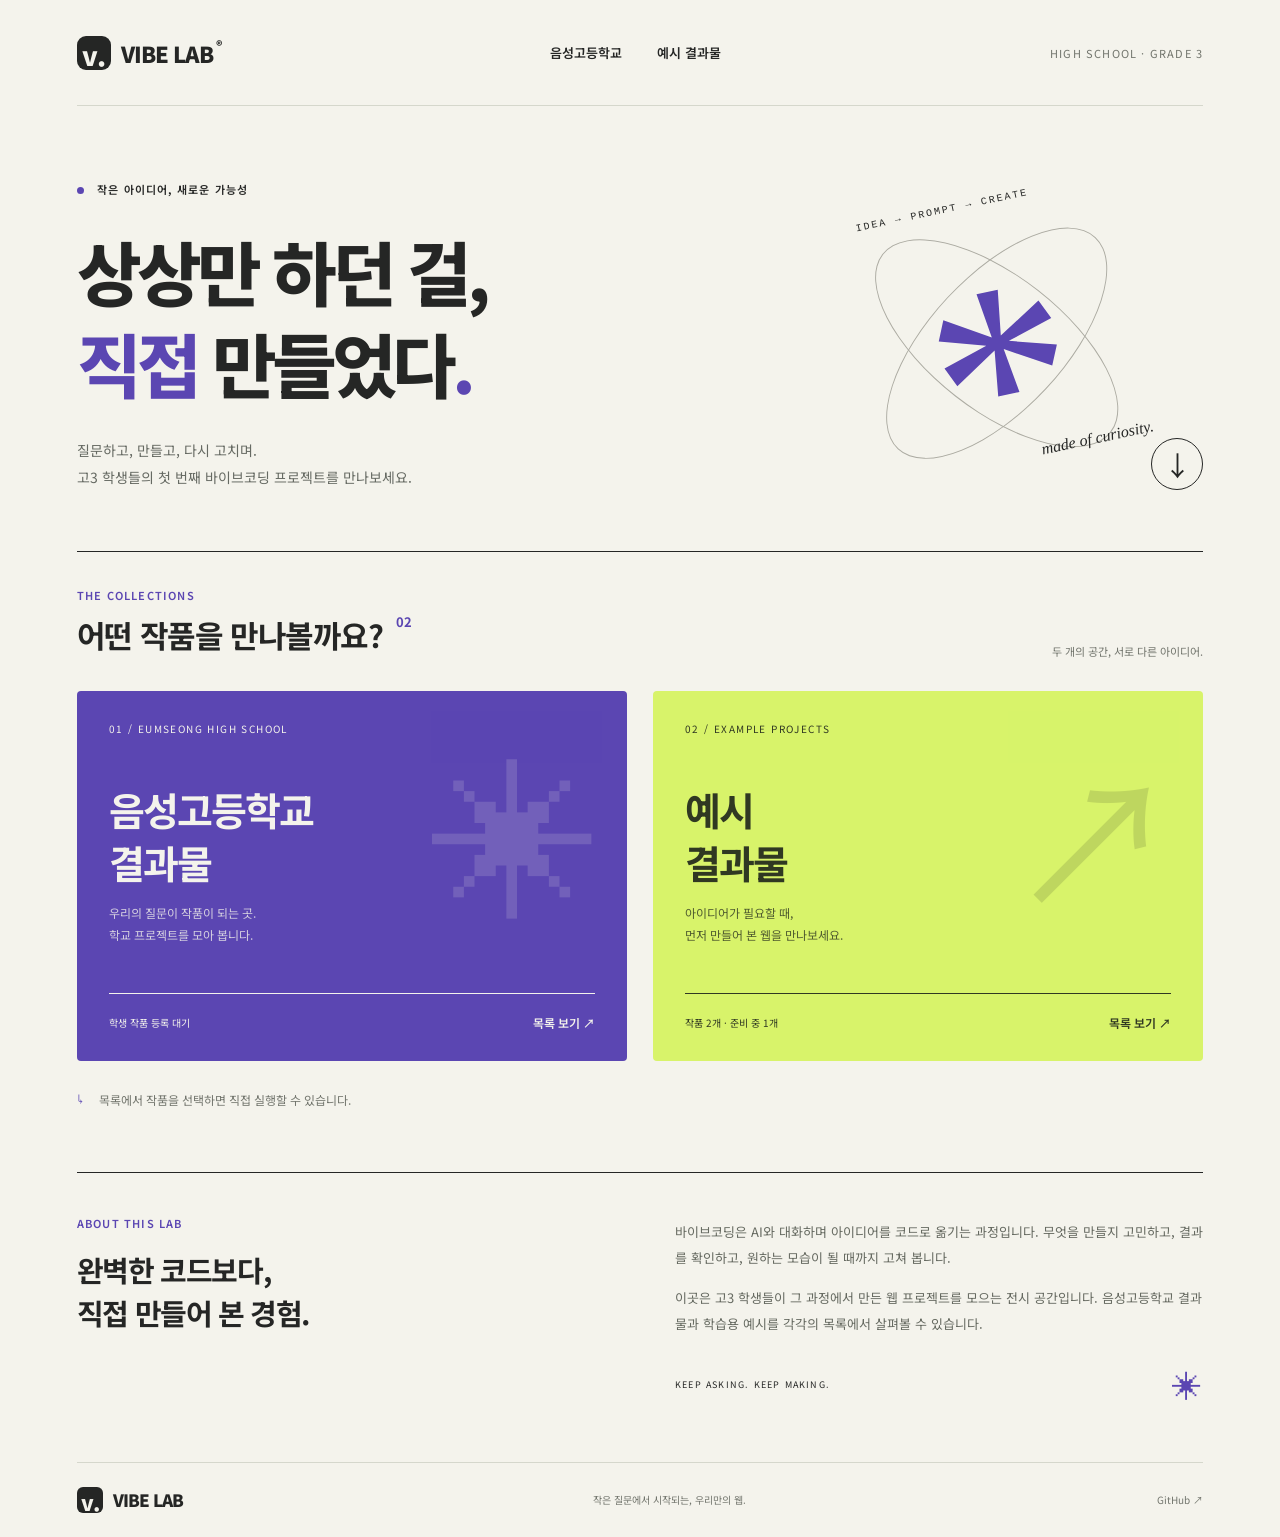
<file: index.html>
<!doctype html>
<html lang="ko">
<head>
  <meta charset="UTF-8">
  <meta name="viewport" content="width=device-width, initial-scale=1">
  <meta name="description" content="고3 학생들의 아이디어가 웹이 되는 곳. 바이브코딩 프로젝트 전시관.">
  <meta name="theme-color" content="#f4f3ec">
  <title>VIBE LAB — 고3 바이브코딩 전시관</title>
  <link rel="canonical" href="https://realwld.github.io/vibe-coding-edu/">
  <meta property="og:url" content="https://realwld.github.io/vibe-coding-edu/">
  <link rel="stylesheet" href="./styles.css">
</head>
<body>
  <a class="skip" href="#projects">작품으로 바로 가기</a>
  <header class="header wrap">
    <a class="brand" href="https://realwld.github.io/vibe-coding-edu/" aria-label="VIBE LAB 홈"><span class="brand-icon">v.</span> VIBE LAB<span class="brand-dot">®</span></a>
    <nav aria-label="주 메뉴"><a href="./projects/eumseonghs/">음성고등학교</a><a href="./projects/examples/">예시 결과물</a></nav>
    <span class="edition">HIGH SCHOOL · GRADE 3</span>
  </header>
  <main>
    <section class="hero wrap" aria-labelledby="hero-title">
      <div class="eyebrow"><span class="status-dot"></span> 작은 아이디어, 새로운 가능성</div>
      <h1 id="hero-title">상상만 하던 걸,<br><span class="serif">직접</span> 만들었다<span class="period">.</span></h1>
      <div class="hero-bottom"><p>질문하고, 만들고, 다시 고치며.<br>고3 학생들의 첫 번째 바이브코딩 프로젝트를 만나보세요.</p><a class="round-link" href="#projects" aria-label="전시 작품 보기">↓</a></div>
      <div class="hero-art" aria-hidden="true"><span class="art-label">IDEA → PROMPT → CREATE</span><div class="orbit orbit-one"></div><div class="orbit orbit-two"></div><div class="art-core">*</div><span class="art-note">made of curiosity.</span></div>
    </section>
    <section id="projects" class="projects wrap" aria-labelledby="projects-title">
      <div class="section-heading"><div><span class="eyebrow">THE COLLECTIONS</span><h2 id="projects-title">어떤 작품을 만나볼까요?<span class="count">02</span></h2></div><span class="section-note">두 개의 공간, 서로 다른 아이디어.</span></div>
      <div class="collection-grid">
        <a class="collection-tile school-tile" href="./projects/eumseonghs/">
          <span class="collection-kicker">01 / EUMSEONG HIGH SCHOOL</span><span class="collection-symbol" aria-hidden="true">✳</span>
          <div><h3>음성고등학교<br>결과물</h3><p>우리의 질문이 작품이 되는 곳.<br>학교 프로젝트를 모아 봅니다.</p></div>
          <span class="collection-cta">학생 작품 등록 대기 <span>목록 보기 ↗</span></span>
        </a>
        <a class="collection-tile example-tile" href="./projects/examples/">
          <span class="collection-kicker">02 / EXAMPLE PROJECTS</span><span class="collection-symbol" aria-hidden="true">↗</span>
          <div><h3>예시<br>결과물</h3><p>아이디어가 필요할 때,<br>먼저 만들어 본 웹을 만나보세요.</p></div>
          <span class="collection-cta">작품 2개 · 준비 중 1개 <span>목록 보기 ↗</span></span>
        </a>
      </div>
      <div class="next-note"><span>↳</span> 목록에서 작품을 선택하면 직접 실행할 수 있습니다.</div>
    </section>
    <section id="about" class="about wrap"><div><span class="eyebrow">ABOUT THIS LAB</span><h2>완벽한 코드보다,<br>직접 만들어 본 경험.</h2></div><div class="about-copy"><p>바이브코딩은 AI와 대화하며 아이디어를 코드로 옮기는 과정입니다. 무엇을 만들지 고민하고, 결과를 확인하고, 원하는 모습이 될 때까지 고쳐 봅니다.</p><p>이곳은 고3 학생들이 그 과정에서 만든 웹 프로젝트를 모으는 전시 공간입니다. 음성고등학교 결과물과 학습용 예시를 각각의 목록에서 살펴볼 수 있습니다.</p><span class="about-sign">KEEP ASKING. KEEP MAKING. <span>✳</span></span></div></section>
  </main>
  <footer class="footer wrap"><a class="brand" href="https://realwld.github.io/vibe-coding-edu/"><span class="brand-icon">v.</span> VIBE LAB</a><span>작은 질문에서 시작되는, 우리만의 웹.</span><a href="https://github.com/realwld/vibe-coding-edu" target="_blank" rel="noopener noreferrer">GitHub ↗</a></footer>
</body>
</html>
</file>
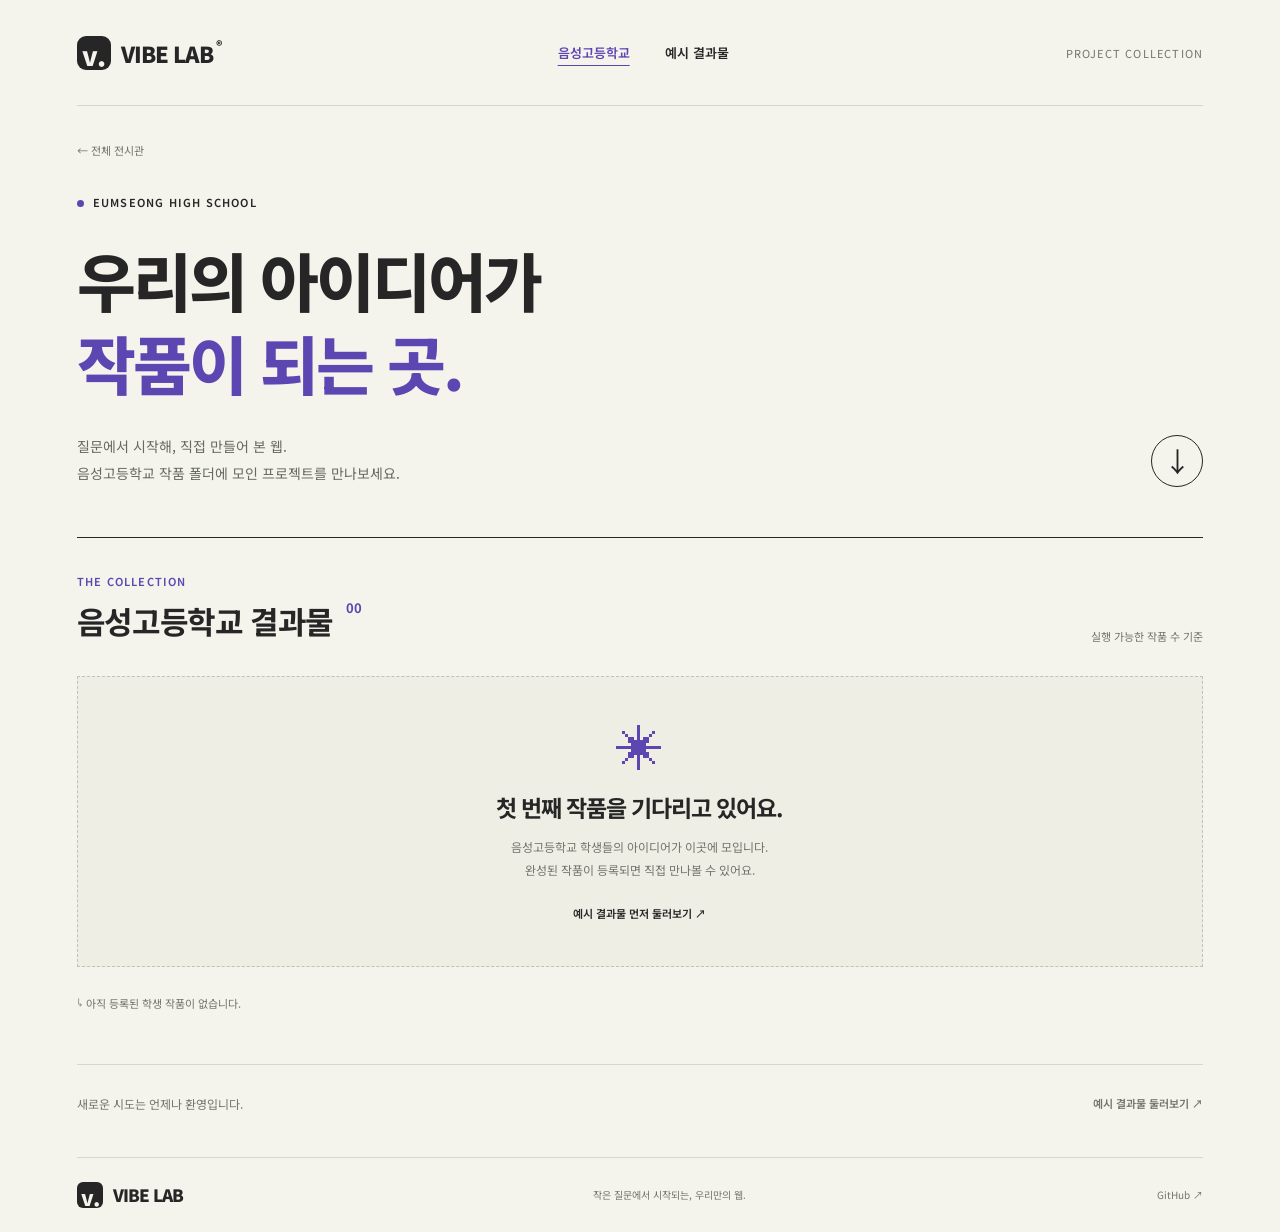
<file: projects/eumseonghs/index.html>
<!doctype html>
<html lang="ko">
<head>
  <meta charset="UTF-8">
  <meta name="viewport" content="width=device-width, initial-scale=1">
  <meta name="description" content="음성고등학교 결과물을 모아 보는 VIBE LAB 프로젝트 목록.">
  <meta name="theme-color" content="#f4f3ec">
  <title>음성고등학교 결과물 — VIBE LAB</title>
  <link rel="canonical" href="https://realwld.github.io/vibe-coding-edu/projects/eumseonghs/">
  <link rel="stylesheet" href="../../styles.css">
</head>
<body>
  <a class="skip" href="#works">작품 목록으로 바로 가기</a>
  <header class="header wrap">
    <a class="brand" href="../../" aria-label="VIBE LAB 홈"><span class="brand-icon">v.</span> VIBE LAB<span class="brand-dot">®</span></a>
    <nav aria-label="주 메뉴"><a href="../eumseonghs/" aria-current="page">음성고등학교</a><a href="../examples/">예시 결과물</a></nav>
    <span class="edition">PROJECT COLLECTION</span>
  </header>
  <main>
    <section class="hero collection-hero wrap" aria-labelledby="collection-title">
      <a class="back-link" href="../../">← 전체 전시관</a>
      <div class="eyebrow"><span class="status-dot"></span>EUMSEONG HIGH SCHOOL</div>
      <h1 id="collection-title">우리의 아이디어가<br><span class="serif">작품이 되는 곳.</span></h1>
      <div class="hero-bottom"><p>질문에서 시작해, 직접 만들어 본 웹.<br>음성고등학교 작품 폴더에 모인 프로젝트를 만나보세요.</p><a class="round-link" href="#works" aria-label="작품 목록 보기">↓</a></div>
    </section>
    <section class="projects wrap" id="works" aria-labelledby="works-title">
      <div class="section-heading"><div><span class="eyebrow">THE COLLECTION</span><h2 id="works-title">음성고등학교 결과물<span class="count">00</span></h2></div><span class="section-note">실행 가능한 작품 수 기준</span></div>
      <div class="empty-collection">
        <span aria-hidden="true">✳</span>
        <h3>첫 번째 작품을 기다리고 있어요.</h3>
        <p>음성고등학교 학생들의 아이디어가 이곳에 모입니다.<br>완성된 작품이 등록되면 직접 만나볼 수 있어요.</p>
        <a class="text-link" href="../examples/">예시 결과물 먼저 둘러보기 ↗</a>
      </div>
      <p class="collection-note">↳ 아직 등록된 학생 작품이 없습니다.</p>
    </section>
    <section class="collection-end wrap"><span>새로운 시도는 언제나 환영입니다.</span><a class="text-link" href="../examples/">예시 결과물 둘러보기 ↗</a></section>
  </main>
  <footer class="footer wrap"><a class="brand" href="../../"><span class="brand-icon">v.</span> VIBE LAB</a><span>작은 질문에서 시작되는, 우리만의 웹.</span><a href="https://github.com/realwld/vibe-coding-edu" target="_blank" rel="noopener noreferrer">GitHub ↗</a></footer>
</body>
</html>
</file>
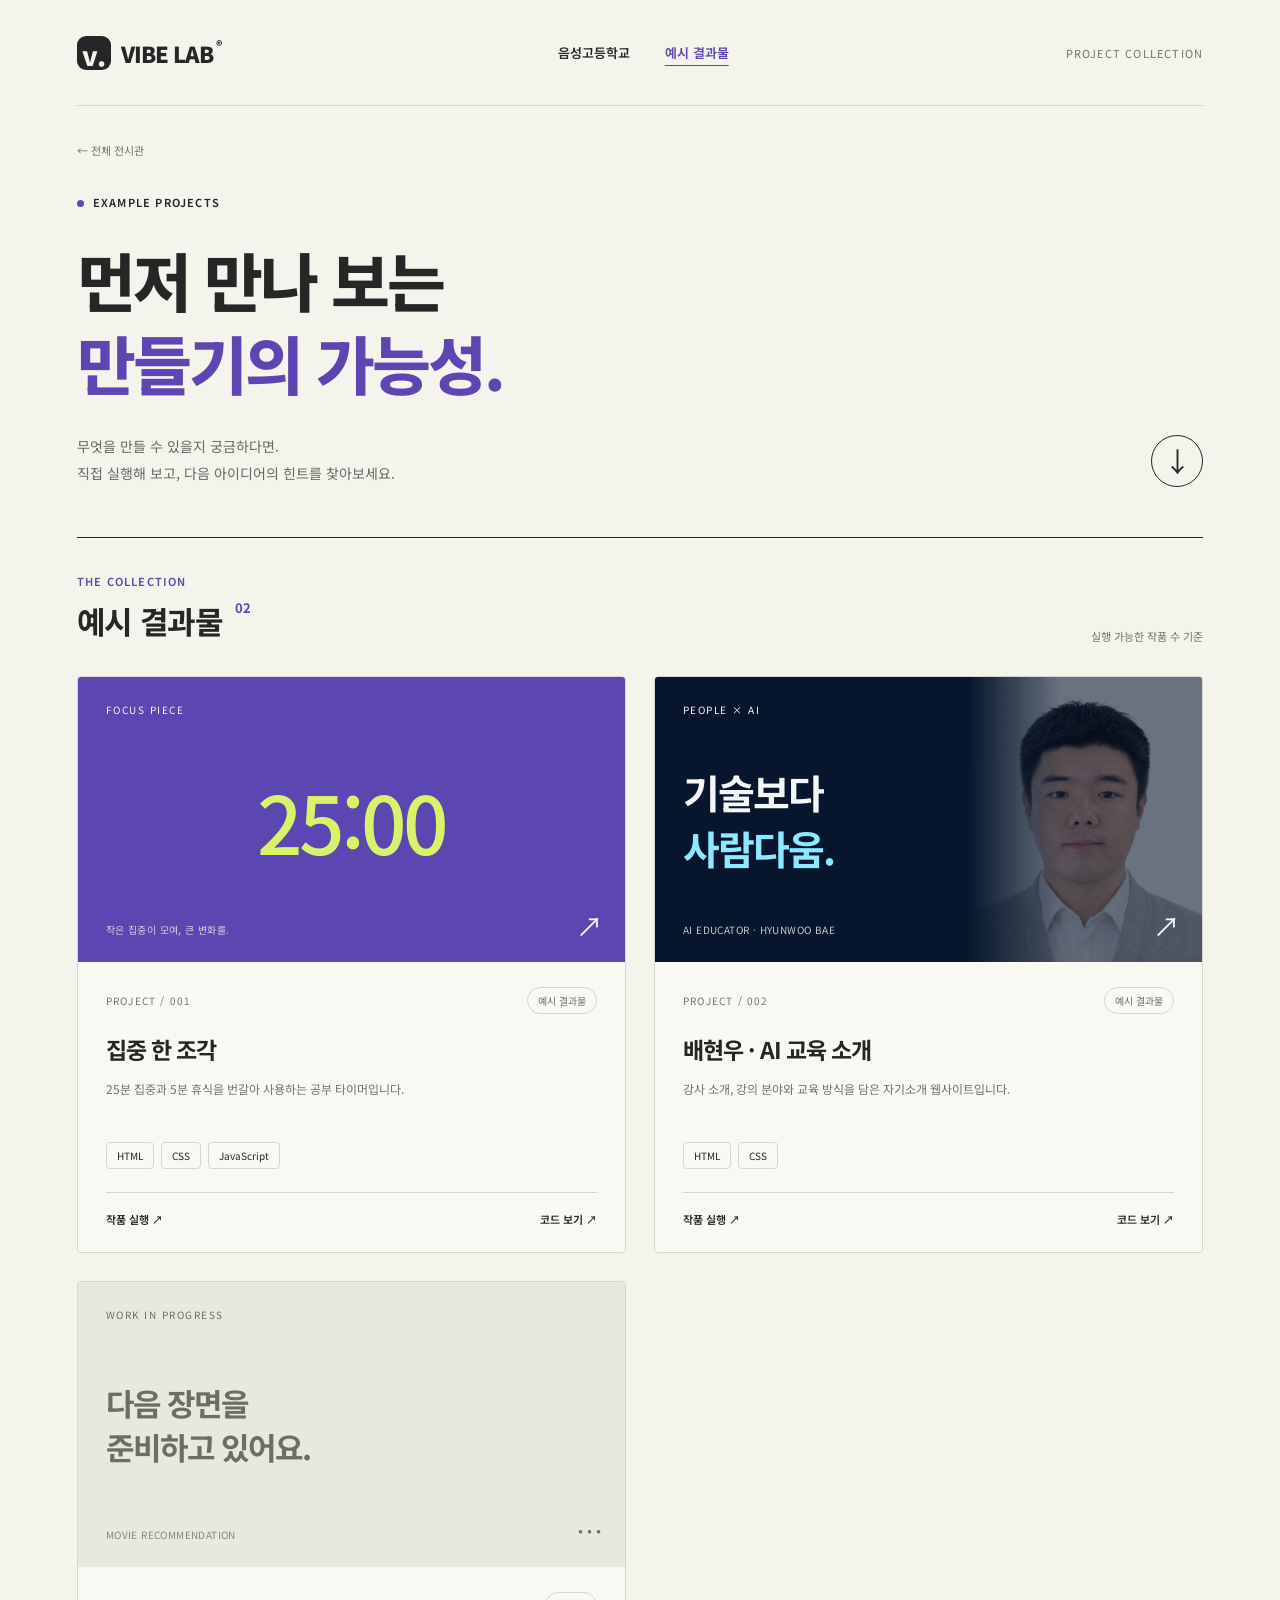
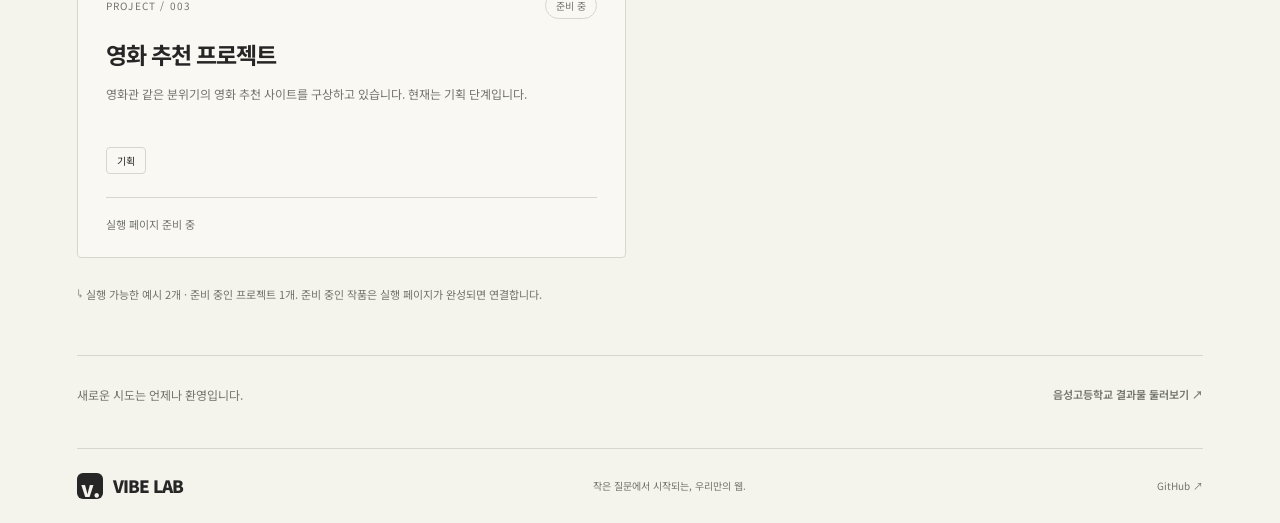
<file: projects/examples/index.html>
<!doctype html>
<html lang="ko">
<head>
  <meta charset="UTF-8">
  <meta name="viewport" content="width=device-width, initial-scale=1">
  <meta name="description" content="예시 결과물을 모아 보는 VIBE LAB 프로젝트 목록.">
  <meta name="theme-color" content="#f4f3ec">
  <title>예시 결과물 — VIBE LAB</title>
  <link rel="canonical" href="https://realwld.github.io/vibe-coding-edu/projects/examples/">
  <link rel="stylesheet" href="../../styles.css">
</head>
<body>
  <a class="skip" href="#works">작품 목록으로 바로 가기</a>
  <header class="header wrap">
    <a class="brand" href="../../" aria-label="VIBE LAB 홈"><span class="brand-icon">v.</span> VIBE LAB<span class="brand-dot">®</span></a>
    <nav aria-label="주 메뉴"><a href="../eumseonghs/">음성고등학교</a><a href="../examples/" aria-current="page">예시 결과물</a></nav>
    <span class="edition">PROJECT COLLECTION</span>
  </header>
  <main>
    <section class="hero collection-hero wrap" aria-labelledby="collection-title">
      <a class="back-link" href="../../">← 전체 전시관</a>
      <div class="eyebrow"><span class="status-dot"></span>EXAMPLE PROJECTS</div>
      <h1 id="collection-title">먼저 만나 보는<br><span class="serif">만들기의 가능성.</span></h1>
      <div class="hero-bottom"><p>무엇을 만들 수 있을지 궁금하다면.<br>직접 실행해 보고, 다음 아이디어의 힌트를 찾아보세요.</p><a class="round-link" href="#works" aria-label="작품 목록 보기">↓</a></div>
    </section>
    <section class="projects wrap" id="works" aria-labelledby="works-title">
      <div class="section-heading"><div><span class="eyebrow">THE COLLECTION</span><h2 id="works-title">예시 결과물<span class="count">02</span></h2></div><span class="section-note">실행 가능한 작품 수 기준</span></div>
      <div class="work-grid"><article class="work-card">
      <a class="work-preview focus-preview" href="./focus/" aria-label="집중 한 조각 실행하기"><span class="work-kicker">FOCUS PIECE</span><strong class="work-clock">25:00</strong><span class="work-preview-caption">작은 집중이 모여, 큰 변화를.</span><span class="work-open" aria-hidden="true">↗</span></a>
      <div class="work-body"><div class="project-index">PROJECT / 001<span class="sample">예시 결과물</span></div><h3>집중 한 조각</h3><p>25분 집중과 5분 휴식을 번갈아 사용하는 공부 타이머입니다.</p><div class="tags"><span>HTML</span><span>CSS</span><span>JavaScript</span></div><div class="work-links"><a class="text-link" href="./focus/">작품 실행 ↗</a><a class="text-link" href="https://github.com/realwld/vibe-coding-edu/tree/main/projects/examples/focus" target="_blank" rel="noopener noreferrer">코드 보기 ↗</a></div></div>
    </article><article class="work-card">
      <a class="work-preview introduce-preview" href="./introduce/" aria-label="배현우 · AI 교육 소개 실행하기"><span class="work-kicker">PEOPLE × AI</span><strong>기술보다<br><em>사람다움.</em></strong><img src="./introduce/me.png" alt="" loading="lazy"><span class="work-preview-caption">AI EDUCATOR · HYUNWOO BAE</span><span class="work-open" aria-hidden="true">↗</span></a>
      <div class="work-body"><div class="project-index">PROJECT / 002<span class="sample">예시 결과물</span></div><h3>배현우 · AI 교육 소개</h3><p>강사 소개, 강의 분야와 교육 방식을 담은 자기소개 웹사이트입니다.</p><div class="tags"><span>HTML</span><span>CSS</span></div><div class="work-links"><a class="text-link" href="./introduce/">작품 실행 ↗</a><a class="text-link" href="https://github.com/realwld/vibe-coding-edu/tree/main/projects/examples/introduce" target="_blank" rel="noopener noreferrer">코드 보기 ↗</a></div></div>
    </article><article class="work-card">
      <div class="work-preview coming-preview"><span class="work-kicker">WORK IN PROGRESS</span><strong>다음 장면을<br>준비하고 있어요.</strong><span class="work-preview-caption">MOVIE RECOMMENDATION</span><span class="work-open" aria-hidden="true">…</span></div>
      <div class="work-body"><div class="project-index">PROJECT / 003<span class="sample">준비 중</span></div><h3>영화 추천 프로젝트</h3><p>영화관 같은 분위기의 영화 추천 사이트를 구상하고 있습니다. 현재는 기획 단계입니다.</p><div class="tags"><span>기획</span></div><div class="work-links"><span class="pending-label">실행 페이지 준비 중</span></div></div>
    </article></div>
      <p class="collection-note">↳ 실행 가능한 예시 2개 · 준비 중인 프로젝트 1개. 준비 중인 작품은 실행 페이지가 완성되면 연결합니다.</p>
    </section>
    <section class="collection-end wrap"><span>새로운 시도는 언제나 환영입니다.</span><a class="text-link" href="../eumseonghs/">음성고등학교 결과물 둘러보기 ↗</a></section>
  </main>
  <footer class="footer wrap"><a class="brand" href="../../"><span class="brand-icon">v.</span> VIBE LAB</a><span>작은 질문에서 시작되는, 우리만의 웹.</span><a href="https://github.com/realwld/vibe-coding-edu" target="_blank" rel="noopener noreferrer">GitHub ↗</a></footer>
</body>
</html>
</file>
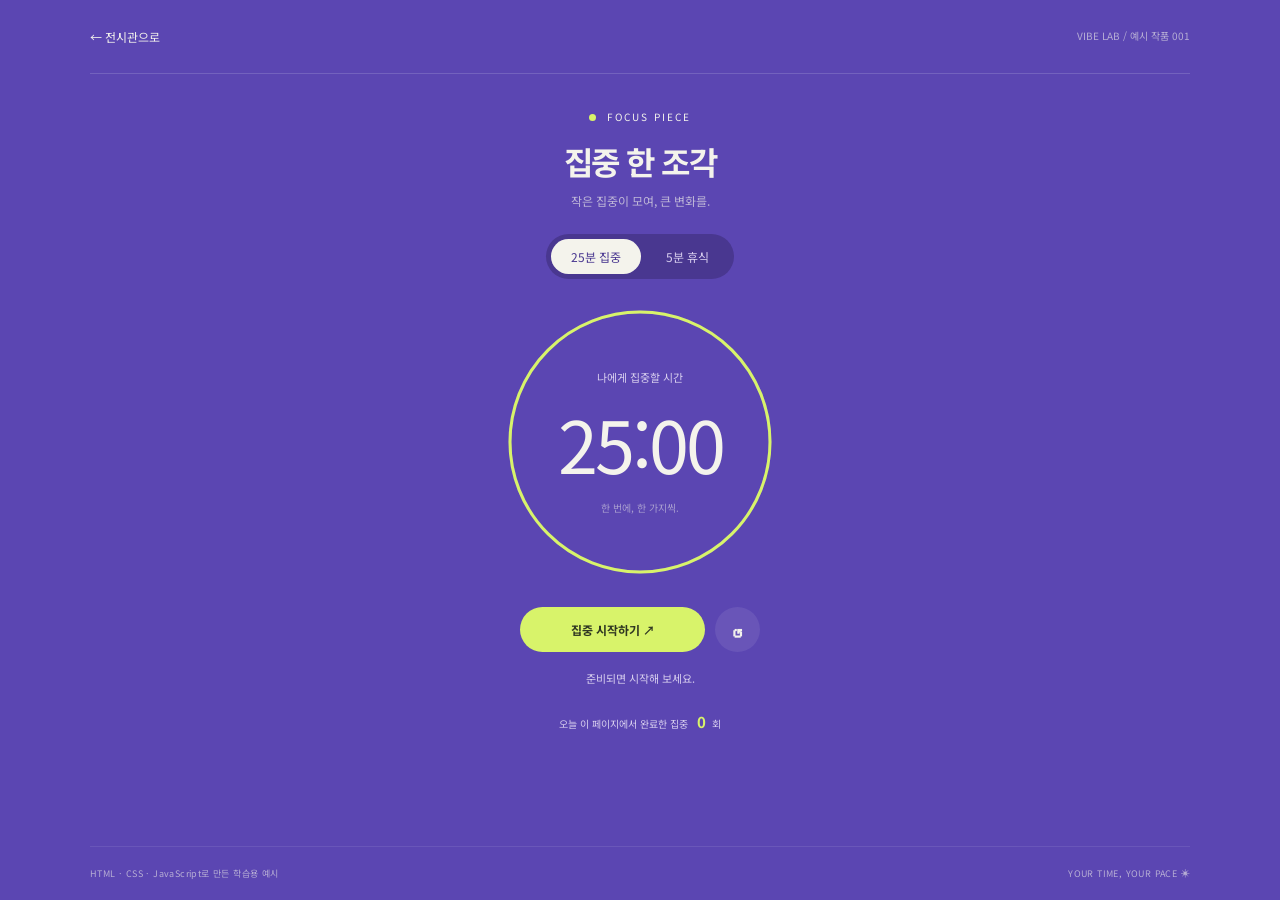
<file: projects/focus/index.html>
<!doctype html>
<html lang="ko">
<head>
  <meta charset="UTF-8">
  <meta name="viewport" content="width=device-width, initial-scale=1">
  <meta name="theme-color" content="#5b46b2">
  <meta name="description" content="25분 집중하고 5분 쉬어 가는 학습용 집중 타이머.">
  <title>집중 한 조각 — VIBE LAB</title>
  <link rel="stylesheet" href="./style.css">
  <script src="./script.js" defer></script>
</head>
<body>
  <header><a href="../../">← 전시관으로</a><span>VIBE LAB / 예시 작품 001</span></header>
  <main>
    <div class="eyebrow"><span></span> FOCUS PIECE</div>
    <h1>집중 한 조각</h1>
    <p class="intro">작은 집중이 모여, 큰 변화를.</p>
    <div class="modes" role="group" aria-label="타이머 모드"><button type="button" data-mode="focus" aria-pressed="true">25분 집중</button><button type="button" data-mode="break" aria-pressed="false">5분 휴식</button></div>
    <div class="clock"><svg viewBox="0 0 280 280" aria-hidden="true"><circle class="track" cx="140" cy="140" r="130"/><circle id="progress" cx="140" cy="140" r="130" pathLength="100"/></svg><div class="clock-text"><span id="mode-label">나에게 집중할 시간</span><span id="time" role="timer" aria-label="남은 시간">25:00</span><span id="clock-note">한 번에, 한 가지씩.</span></div></div>
    <div class="controls"><button type="button" id="start">집중 시작하기 ↗</button><button type="button" id="reset" aria-label="타이머 초기화">↺</button></div>
    <p id="status" role="status">준비되면 시작해 보세요.</p>
    <div class="completed">오늘 이 페이지에서 완료한 집중 <strong id="completed">0</strong>회</div>
  </main>
  <footer><span>HTML · CSS · JavaScript로 만든 학습용 예시</span><span>YOUR TIME, YOUR PACE ✳</span></footer>
</body>
</html>
</file>
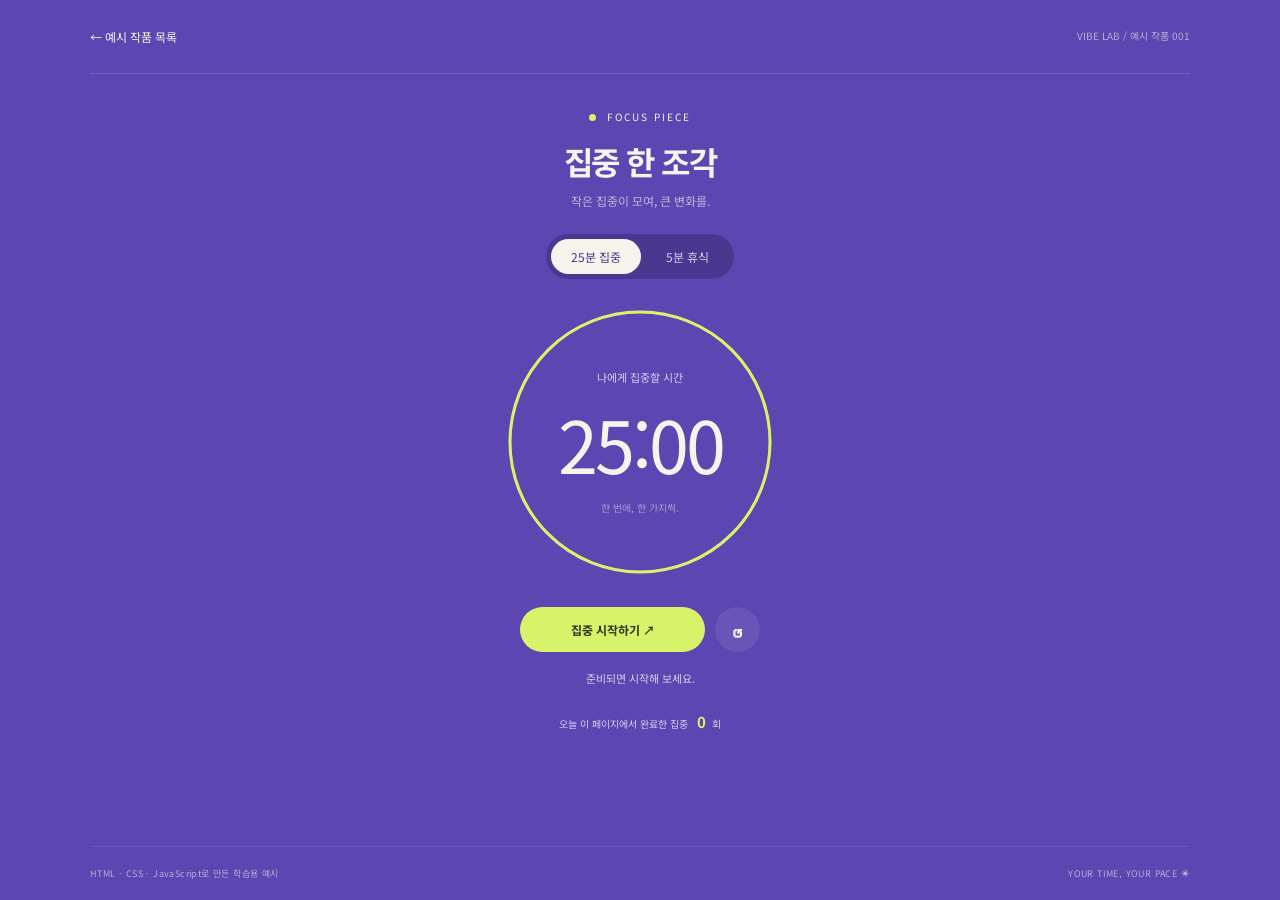
<file: projects/examples/focus/index.html>
<!doctype html>
<html lang="ko">
<head>
  <meta charset="UTF-8">
  <meta name="viewport" content="width=device-width, initial-scale=1">
  <meta name="theme-color" content="#5b46b2">
  <meta name="description" content="25분 집중하고 5분 쉬어 가는 학습용 집중 타이머.">
  <title>집중 한 조각 — VIBE LAB</title>
  <link rel="stylesheet" href="./style.css">
  <script src="./script.js" defer></script>
</head>
<body>
  <header><a href="../">← 예시 작품 목록</a><span>VIBE LAB / 예시 작품 001</span></header>
  <main>
    <div class="eyebrow"><span></span> FOCUS PIECE</div>
    <h1>집중 한 조각</h1>
    <p class="intro">작은 집중이 모여, 큰 변화를.</p>
    <div class="modes" role="group" aria-label="타이머 모드"><button type="button" data-mode="focus" aria-pressed="true">25분 집중</button><button type="button" data-mode="break" aria-pressed="false">5분 휴식</button></div>
    <div class="clock"><svg viewBox="0 0 280 280" aria-hidden="true"><circle class="track" cx="140" cy="140" r="130"/><circle id="progress" cx="140" cy="140" r="130" pathLength="100"/></svg><div class="clock-text"><span id="mode-label">나에게 집중할 시간</span><span id="time" role="timer" aria-label="남은 시간">25:00</span><span id="clock-note">한 번에, 한 가지씩.</span></div></div>
    <div class="controls"><button type="button" id="start">집중 시작하기 ↗</button><button type="button" id="reset" aria-label="타이머 초기화">↺</button></div>
    <p id="status" role="status">준비되면 시작해 보세요.</p>
    <div class="completed">오늘 이 페이지에서 완료한 집중 <strong id="completed">0</strong>회</div>
  </main>
  <footer><span>HTML · CSS · JavaScript로 만든 학습용 예시</span><span>YOUR TIME, YOUR PACE ✳</span></footer>
</body>
</html>
</file>
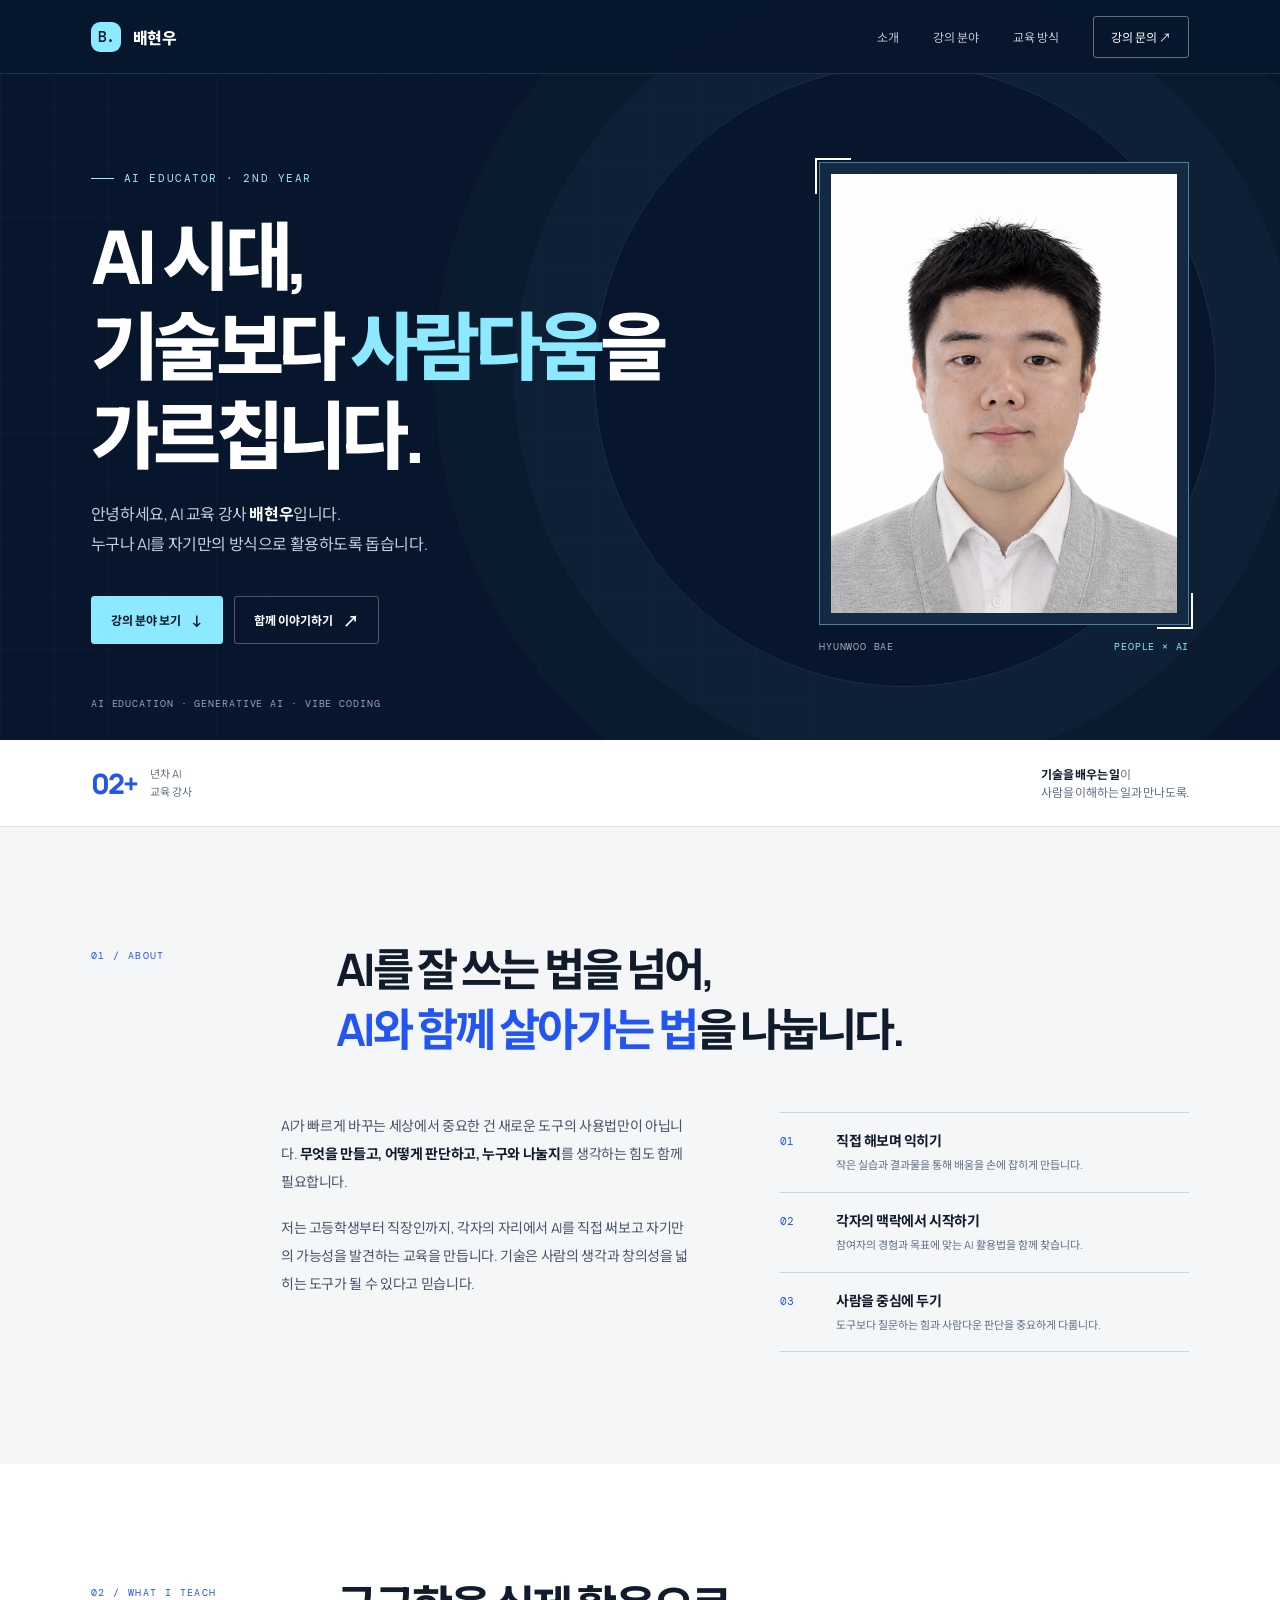
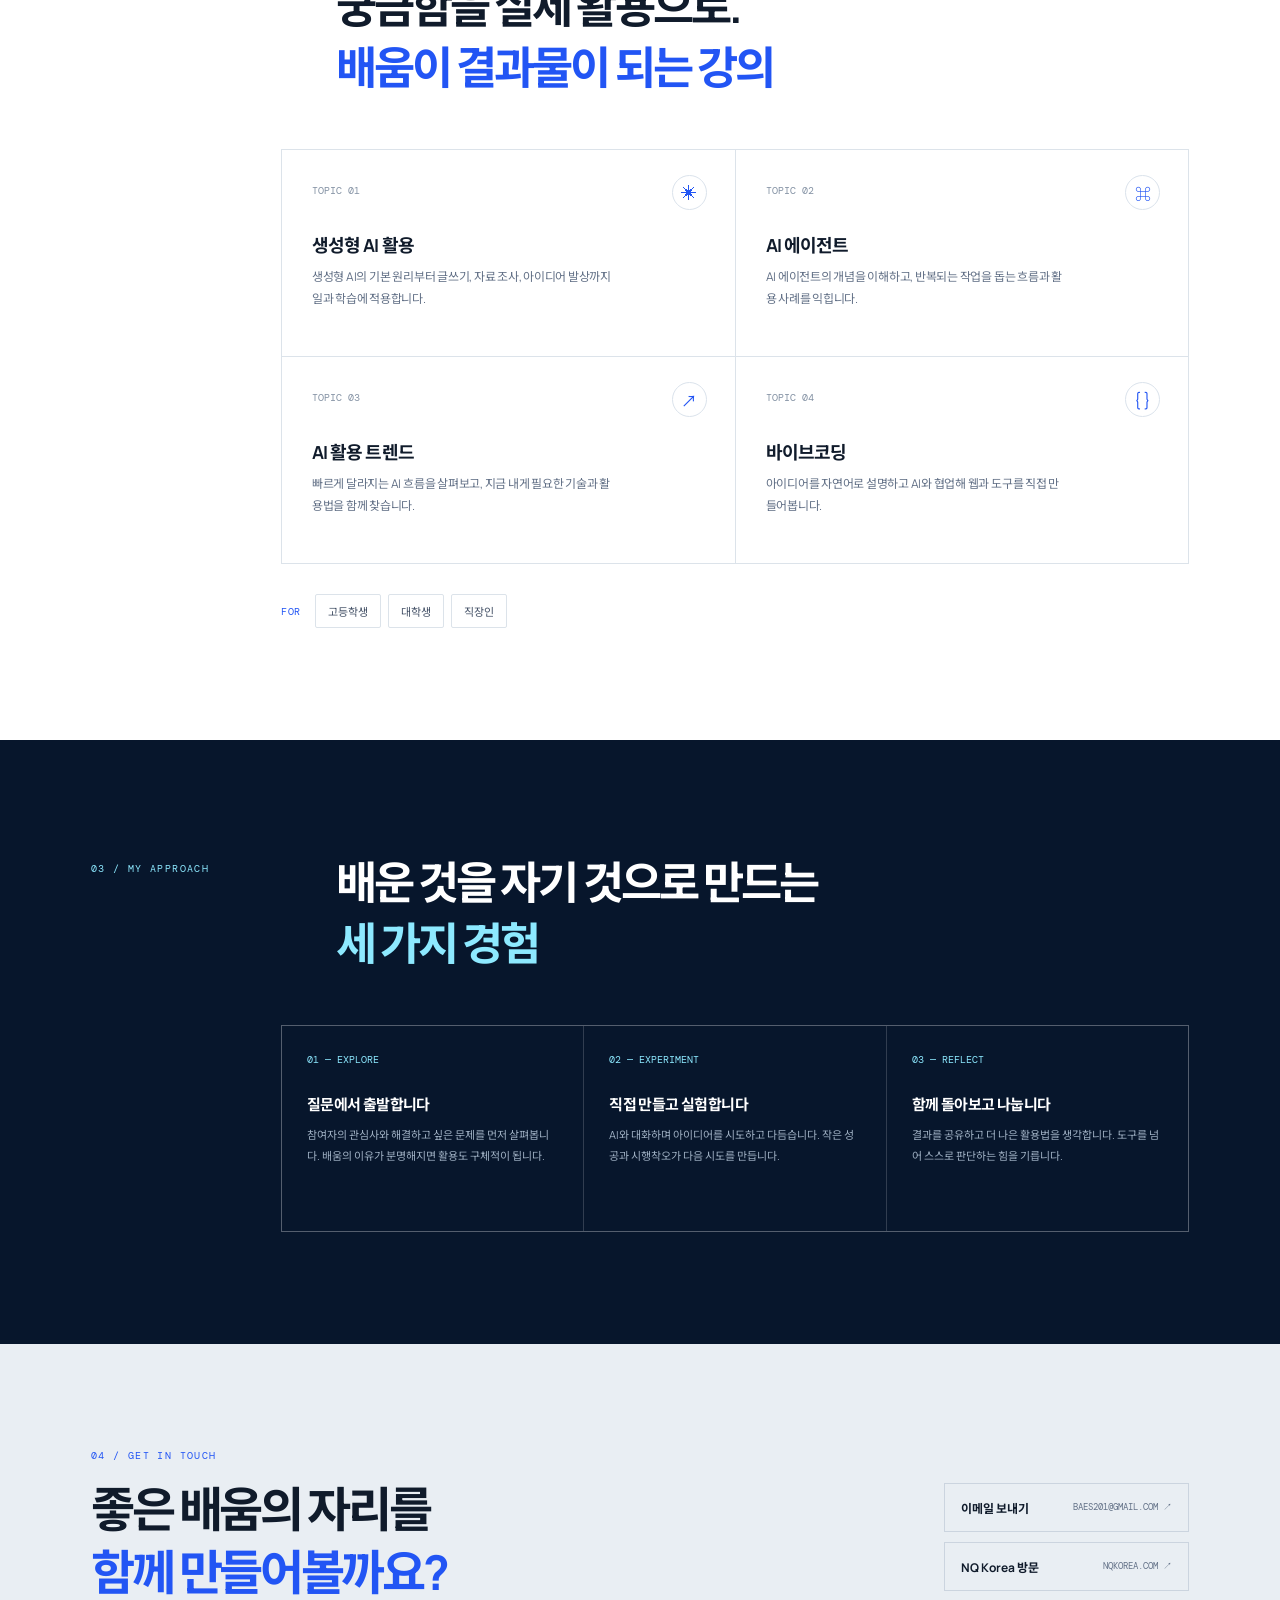
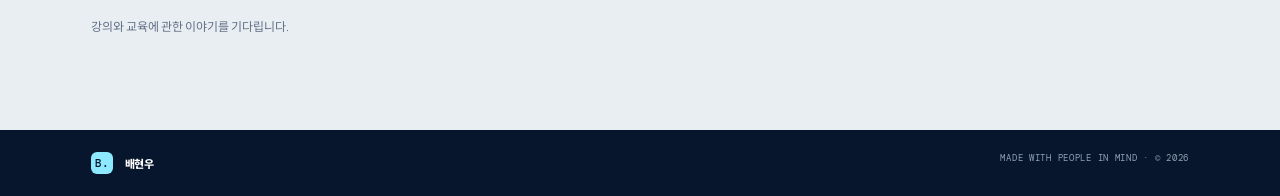
<file: projects/examples/introduce/index.html>
<!doctype html>
<html lang="ko">
<head>
  <meta charset="utf-8">
  <meta name="viewport" content="width=device-width, initial-scale=1">
  <meta name="theme-color" content="#07162c">
  <meta name="description" content="AI 교육 강사 배현우. 기술보다 사람다움을 중심에 둔 생성형 AI, AI 에이전트, 바이브코딩 교육을 소개합니다.">
  <title>배현우 | 사람다움을 가르치는 AI 교육</title>
  <link rel="preconnect" href="https://fonts.googleapis.com">
  <link rel="preconnect" href="https://fonts.gstatic.com" crossorigin>
  <link href="https://fonts.googleapis.com/css2?family=DM+Mono:wght@400;500&family=Manrope:wght@400;500;600;700;800&family=Noto+Sans+KR:wght@400;500;600;700;800;900&display=swap" rel="stylesheet">
  <style>
    :root{--navy:#07162c;--navy2:#0b2140;--blue:#2255f4;--cyan:#8de9ff;--ink:#101b2b;--muted:#637187;--paper:#f4f6f8;--line:#dce3ea;--white:#fff;--mono:'DM Mono',monospace;--sans:'Manrope','Noto Sans KR',sans-serif}
    *{box-sizing:border-box}html{scroll-behavior:smooth;scroll-padding-top:86px}body{margin:0;background:var(--paper);color:var(--ink);font-family:var(--sans);-webkit-font-smoothing:antialiased}a{color:inherit;text-decoration:none}button,a{-webkit-tap-highlight-color:transparent}::selection{background:#a3edff;color:var(--navy)}
    .topbar{height:74px;padding:0 7.1%;display:flex;align-items:center;justify-content:space-between;background:rgba(7,22,44,.96);color:#fff;border-bottom:1px solid rgba(255,255,255,.11);position:absolute;inset:0 0 auto;z-index:5}.brand{display:flex;align-items:center;gap:12px;font-weight:800;letter-spacing:-.04em}.brand-mark{width:30px;height:30px;border-radius:9px;background:var(--cyan);color:var(--navy);display:grid;place-items:center;font:500 15px var(--mono)}.nav{display:flex;align-items:center;gap:34px;font-size:12px;color:#bdc9d9}.nav a{transition:color .2s}.nav a:hover{color:var(--cyan)}.nav .nav-cta{padding:11px 17px;border:1px solid rgba(255,255,255,.38);color:#fff;border-radius:3px}.nav .nav-cta:hover{border-color:var(--cyan);color:var(--cyan)}
    .hero{min-height:740px;padding:147px 7.1% 72px;background:var(--navy);position:relative;overflow:hidden;color:#fff;display:grid;grid-template-columns:1fr 410px;align-items:center;gap:7%}.hero:before{content:"";position:absolute;width:620px;height:620px;border:1px solid rgba(141,233,255,.12);border-radius:50%;right:5%;top:65px;box-shadow:0 0 0 80px rgba(141,233,255,.025),0 0 0 160px rgba(141,233,255,.02)}.hero:after{content:"";position:absolute;inset:0;background-image:linear-gradient(rgba(255,255,255,.025) 1px,transparent 1px),linear-gradient(90deg,rgba(255,255,255,.025) 1px,transparent 1px);background-size:54px 54px;mask-image:linear-gradient(90deg,black,transparent 85%);pointer-events:none}.hero-copy,.portrait-wrap{position:relative;z-index:1}.eyebrow{font:11px var(--mono);letter-spacing:.14em;text-transform:uppercase;color:#a1e8ff;display:flex;align-items:center;gap:10px}.eyebrow:before{content:"";width:23px;height:1px;background:currentColor}.hero h1{font-size:clamp(40px,5.8vw,76px);line-height:1.2;letter-spacing:-.075em;margin:26px 0 20px;font-weight:800}.hero h1 span{color:var(--cyan)}.hero-lead{font-size:16px;line-height:1.9;color:#c2cddd;margin:0;letter-spacing:-.025em}.hero-lead strong{color:white;font-weight:700}.hero-actions{display:flex;gap:11px;margin-top:36px}.button{display:inline-flex;align-items:center;justify-content:center;gap:10px;min-height:48px;padding:0 19px;border:1px solid rgba(255,255,255,.28);font-size:12px;font-weight:700;border-radius:3px;transition:.2s}.button.primary{background:var(--cyan);color:var(--navy);border-color:var(--cyan)}.button:hover{transform:translateY(-2px)}.button.secondary:hover{border-color:var(--cyan);color:var(--cyan)}.arrow{font-size:16px}.portrait-wrap{justify-self:end;width:min(100%,370px)}.portrait-frame{position:relative;aspect-ratio:4/5;background:#142944;border:1px solid rgba(141,233,255,.45);padding:11px}.portrait-frame:before,.portrait-frame:after{content:"";position:absolute;width:34px;height:34px;border-color:var(--cyan);z-index:2}.portrait-frame:before{left:-5px;top:-5px;border-left:2px solid;border-top:2px solid}.portrait-frame:after{right:-5px;bottom:-5px;border-right:2px solid;border-bottom:2px solid}.portrait-frame img{display:block;width:100%;height:100%;object-fit:cover;object-position:center 35%;filter:saturate(.78)}.portrait-caption{display:flex;justify-content:space-between;margin-top:15px;color:#9caec1;font:10px var(--mono);letter-spacing:.08em}.portrait-caption span:last-child{color:var(--cyan)}.hero-meta{position:absolute;left:7.1%;bottom:30px;color:#91a4ba;font:10px var(--mono);letter-spacing:.09em;z-index:1}
    .intro-strip{padding:24px 7.1%;background:#fff;display:flex;align-items:center;justify-content:space-between;gap:25px;border-bottom:1px solid var(--line)}.intro-stat{display:flex;align-items:center;gap:13px}.stat-number{font-size:28px;font-weight:800;color:var(--blue);letter-spacing:-.07em}.stat-caption{font-size:11px;color:var(--muted);line-height:1.6}.strip-note{font-size:12px;color:var(--muted);letter-spacing:-.02em}.strip-note b{color:var(--ink)}
    .section{padding:112px 7.1%}.section-head{display:grid;grid-template-columns:190px 1fr;gap:5%;align-items:start;margin-bottom:52px}.section-label{font:10px var(--mono);letter-spacing:.14em;color:var(--blue);padding-top:10px}.section-title{margin:0;font-size:clamp(28px,3.5vw,45px);line-height:1.35;letter-spacing:-.065em}.section-title span{color:var(--blue)}.about{background:var(--paper)}.about-grid{display:grid;grid-template-columns:1fr 1fr;gap:10%;margin-left:190px}.about-copy{font-size:14px;line-height:2;color:#48566a;letter-spacing:-.025em}.about-copy p{margin:0 0 18px}.about-copy strong{color:var(--ink);font-weight:700}.principles{border-top:1px solid #cbd4df}.principle{display:grid;grid-template-columns:42px 1fr;gap:14px;padding:17px 0;border-bottom:1px solid #cbd4df}.principle-num{font:11px var(--mono);color:var(--blue);padding-top:4px}.principle h3{margin:0 0 5px;font-size:14px;letter-spacing:-.035em}.principle p{margin:0;color:var(--muted);font-size:11px;line-height:1.8}
    .topics{background:#fff}.topic-grid{margin-left:190px;display:grid;grid-template-columns:repeat(2,1fr);border-top:1px solid var(--line);border-left:1px solid var(--line)}.topic{min-height:207px;padding:27px 30px;border-right:1px solid var(--line);border-bottom:1px solid var(--line);position:relative;transition:background .2s}.topic:hover{background:#f7faff}.topic-num{font:10px var(--mono);color:#8492a4}.topic-icon{position:absolute;right:28px;top:25px;width:35px;height:35px;border:1px solid #dbe3ec;border-radius:50%;display:grid;place-items:center;color:var(--blue);font-size:16px}.topic h3{margin:32px 0 9px;font-size:18px;letter-spacing:-.05em}.topic p{margin:0;color:var(--muted);font-size:12px;line-height:1.8;max-width:300px;letter-spacing:-.02em}.audiences{margin:30px 0 0 190px;display:flex;align-items:center;gap:14px;color:var(--muted);font-size:11px}.audiences-label{font:10px var(--mono);color:var(--blue);letter-spacing:.08em}.audiences-list{display:flex;gap:7px;flex-wrap:wrap}.audiences-list span{padding:8px 12px;border:1px solid var(--line);border-radius:2px;color:#455267}
    .approach{background:var(--navy);color:#fff}.approach .section-label{color:var(--cyan)}.approach .section-title span{color:var(--cyan)}.approach-grid{margin-left:190px;display:grid;grid-template-columns:repeat(3,1fr);gap:1px;background:rgba(255,255,255,.17);border:1px solid rgba(255,255,255,.17)}.approach-card{background:var(--navy);padding:27px 25px 32px;min-height:205px}.approach-card .n{font:10px var(--mono);color:var(--cyan)}.approach-card h3{font-size:15px;margin:27px 0 10px;letter-spacing:-.04em}.approach-card p{font-size:11px;line-height:1.9;color:#9eafc2;margin:0}
    .contact{padding:95px 7.1%;background:#e9eef3}.contact-inner{display:flex;justify-content:space-between;align-items:center;gap:30px}.contact .section-label{margin-bottom:16px}.contact h2{font-size:clamp(29px,4vw,48px);margin:0;letter-spacing:-.07em;line-height:1.3}.contact h2 span{color:var(--blue)}.contact p{font-size:12px;color:var(--muted);margin:14px 0 0}.contact-links{display:flex;flex-direction:column;gap:10px;min-width:245px}.contact-link{height:49px;padding:0 16px;border:1px solid #cbd4df;display:flex;align-items:center;justify-content:space-between;font-size:12px;font-weight:700;transition:.2s}.contact-link:hover{background:var(--navy);color:#fff;border-color:var(--navy)}.contact-link small{font:9px var(--mono);color:var(--muted)}.contact-link:hover small{color:var(--cyan)}
    footer{padding:22px 7.1%;background:var(--navy);display:flex;justify-content:space-between;color:#91a1b4;font-size:10px}footer .brand{font-size:11px;color:#fff}footer .brand-mark{width:22px;height:22px;font-size:11px;border-radius:6px}footer .foot-right{font:9px var(--mono);letter-spacing:.08em}
    @media(max-width:900px){.hero{grid-template-columns:1fr 310px;gap:5%;padding-left:6%;padding-right:6%}.topbar{padding:0 6%}.nav{gap:18px}.section,.contact{padding-left:6%;padding-right:6%}.section-head{grid-template-columns:140px 1fr}.about-grid,.topic-grid,.audiences,.approach-grid{margin-left:140px}.hero-meta{left:6%}.intro-strip{padding-left:6%;padding-right:6%}}
    @media(max-width:680px){html{scroll-padding-top:65px}.topbar{height:64px;position:absolute}.nav{gap:0}.nav>a:not(.nav-cta){display:none}.nav .nav-cta{padding:9px 12px;font-size:10px}.hero{min-height:auto;grid-template-columns:1fr;padding:114px 7% 65px;gap:34px}.hero:before{width:390px;height:390px;right:-145px;top:140px}.hero h1{font-size:44px;margin-top:20px}.hero-lead{font-size:13px}.hero-actions{margin-top:27px}.button{min-height:44px;padding:0 14px;font-size:11px}.portrait-wrap{justify-self:start;width:76%;max-width:310px;margin-left:9px}.portrait-frame{aspect-ratio:5/4}.portrait-frame img{object-position:center 34%}.hero-meta{left:7%;bottom:20px;font-size:8px}.intro-strip{padding:18px 7%;align-items:flex-start}.stat-number{font-size:24px}.strip-note{font-size:10px;max-width:150px;line-height:1.6}.section{padding:73px 7%}.section-head{grid-template-columns:1fr;gap:13px;margin-bottom:31px}.section-label{padding-top:0}.section-title{font-size:30px}.about-grid,.topic-grid,.audiences,.approach-grid{margin-left:0}.about-grid{grid-template-columns:1fr;gap:26px}.about-copy{font-size:12px}.topic-grid{grid-template-columns:1fr}.topic{min-height:180px;padding:22px}.topic h3{margin-top:25px;font-size:16px}.topic p{font-size:11px}.audiences{align-items:flex-start;flex-direction:column;gap:10px;margin-top:22px}.approach-grid{grid-template-columns:1fr}.approach-card{min-height:auto;padding:23px}.approach-card h3{margin:18px 0 7px}.approach-card p{font-size:10px}.contact{padding:67px 7%}.contact-inner{align-items:flex-start;flex-direction:column}.contact-links{width:100%;min-width:0;margin-top:8px}.contact h2{font-size:32px}footer{padding:19px 7%;font-size:9px}footer .foot-right{font-size:8px}}
    @media(prefers-reduced-motion:reduce){html{scroll-behavior:auto}*,*:before,*:after{transition:none!important}}
  </style>
</head>
<body>
  <header class="topbar">
    <a class="brand" href="#home" aria-label="배현우 홈"><span class="brand-mark">B.</span><span>배현우</span></a>
    <nav class="nav" aria-label="주요 메뉴"><a href="#about">소개</a><a href="#topics">강의 분야</a><a href="#approach">교육 방식</a><a class="nav-cta" href="#contact">강의 문의 ↗</a></nav>
  </header>
  <main>
    <section class="hero" id="home">
      <div class="hero-copy">
        <div class="eyebrow">AI EDUCATOR · 2ND YEAR</div>
        <h1>AI 시대,<br>기술보다 <span>사람다움</span>을<br>가르칩니다.</h1>
        <p class="hero-lead">안녕하세요, AI 교육 강사 <strong>배현우</strong>입니다.<br>누구나 AI를 자기만의 방식으로 활용하도록 돕습니다.</p>
        <div class="hero-actions"><a class="button primary" href="#topics">강의 분야 보기 <span class="arrow">↓</span></a><a class="button secondary" href="mailto:baes201@gmail.com">함께 이야기하기 <span class="arrow">↗</span></a></div>
      </div>
      <div class="portrait-wrap">
        <div class="portrait-frame"><img src="me.png" alt="AI 교육 강사 배현우의 프로필 사진"></div>
        <div class="portrait-caption"><span>HYUNWOO BAE</span><span>PEOPLE × AI</span></div>
      </div>
      <div class="hero-meta">AI EDUCATION · GENERATIVE AI · VIBE CODING</div>
    </section>
    <div class="intro-strip"><div class="intro-stat"><span class="stat-number">02+</span><span class="stat-caption">년차 AI<br>교육 강사</span></div><div class="strip-note"><b>기술을 배우는 일</b>이<br>사람을 이해하는 일과 만나도록.</div></div>
    <section class="section about" id="about">
      <div class="section-head"><div class="section-label">01 / ABOUT</div><h2 class="section-title">AI를 잘 쓰는 법을 넘어,<br><span>AI와 함께 살아가는 법</span>을 나눕니다.</h2></div>
      <div class="about-grid">
        <div class="about-copy"><p>AI가 빠르게 바꾸는 세상에서 중요한 건 새로운 도구의 사용법만이 아닙니다. <strong>무엇을 만들고, 어떻게 판단하고, 누구와 나눌지</strong>를 생각하는 힘도 함께 필요합니다.</p><p>저는 고등학생부터 직장인까지, 각자의 자리에서 AI를 직접 써보고 자기만의 가능성을 발견하는 교육을 만듭니다. 기술은 사람의 생각과 창의성을 넓히는 도구가 될 수 있다고 믿습니다.</p></div>
        <div class="principles"><article class="principle"><span class="principle-num">01</span><div><h3>직접 해보며 익히기</h3><p>작은 실습과 결과물을 통해 배움을 손에 잡히게 만듭니다.</p></div></article><article class="principle"><span class="principle-num">02</span><div><h3>각자의 맥락에서 시작하기</h3><p>참여자의 경험과 목표에 맞는 AI 활용법을 함께 찾습니다.</p></div></article><article class="principle"><span class="principle-num">03</span><div><h3>사람을 중심에 두기</h3><p>도구보다 질문하는 힘과 사람다운 판단을 중요하게 다룹니다.</p></div></article></div>
      </div>
    </section>
    <section class="section topics" id="topics">
      <div class="section-head"><div class="section-label">02 / WHAT I TEACH</div><h2 class="section-title">궁금함을 실제 활용으로.<br><span>배움이 결과물이 되는 강의</span></h2></div>
      <div class="topic-grid">
        <article class="topic"><span class="topic-num">TOPIC 01</span><span class="topic-icon">✳</span><h3>생성형 AI 활용</h3><p>생성형 AI의 기본 원리부터 글쓰기, 자료 조사, 아이디어 발상까지 일과 학습에 적용합니다.</p></article>
        <article class="topic"><span class="topic-num">TOPIC 02</span><span class="topic-icon">⌘</span><h3>AI 에이전트</h3><p>AI 에이전트의 개념을 이해하고, 반복되는 작업을 돕는 흐름과 활용 사례를 익힙니다.</p></article>
        <article class="topic"><span class="topic-num">TOPIC 03</span><span class="topic-icon">↗</span><h3>AI 활용 트렌드</h3><p>빠르게 달라지는 AI 흐름을 살펴보고, 지금 내게 필요한 기술과 활용법을 함께 찾습니다.</p></article>
        <article class="topic"><span class="topic-num">TOPIC 04</span><span class="topic-icon">{ }</span><h3>바이브코딩</h3><p>아이디어를 자연어로 설명하고 AI와 협업해 웹과 도구를 직접 만들어봅니다.</p></article>
      </div>
      <div class="audiences"><span class="audiences-label">FOR</span><div class="audiences-list"><span>고등학생</span><span>대학생</span><span>직장인</span></div></div>
    </section>
    <section class="section approach" id="approach">
      <div class="section-head"><div class="section-label">03 / MY APPROACH</div><h2 class="section-title">배운 것을 자기 것으로 만드는<br><span>세 가지 경험</span></h2></div>
      <div class="approach-grid"><article class="approach-card"><div class="n">01 — EXPLORE</div><h3>질문에서 출발합니다</h3><p>참여자의 관심사와 해결하고 싶은 문제를 먼저 살펴봅니다. 배움의 이유가 분명해지면 활용도 구체적이 됩니다.</p></article><article class="approach-card"><div class="n">02 — EXPERIMENT</div><h3>직접 만들고 실험합니다</h3><p>AI와 대화하며 아이디어를 시도하고 다듬습니다. 작은 성공과 시행착오가 다음 시도를 만듭니다.</p></article><article class="approach-card"><div class="n">03 — REFLECT</div><h3>함께 돌아보고 나눕니다</h3><p>결과를 공유하고 더 나은 활용법을 생각합니다. 도구를 넘어 스스로 판단하는 힘을 기릅니다.</p></article></div>
    </section>
    <section class="contact" id="contact"><div class="contact-inner"><div><div class="section-label">04 / GET IN TOUCH</div><h2>좋은 배움의 자리를<br><span>함께 만들어볼까요?</span></h2><p>강의와 교육에 관한 이야기를 기다립니다.</p></div><div class="contact-links"><a class="contact-link" href="mailto:baes201@gmail.com"><span>이메일 보내기</span><small>BAES201@GMAIL.COM ↗</small></a><a class="contact-link" href="https://nqkorea.com" target="_blank" rel="noopener noreferrer"><span>NQ Korea 방문</span><small>NQKOREA.COM ↗</small></a></div></div></section>
  </main>
  <footer><a class="brand" href="#home"><span class="brand-mark">B.</span><span>배현우</span></a><span class="foot-right">MADE WITH PEOPLE IN MIND · © 2026</span></footer>
</body>
</html>
</file>
<file: styles.css>
@import url('https://fonts.googleapis.com/css2?family=Noto+Sans+KR:wght@400;500;600;700;800;900&display=swap');
:root{--paper:#f4f3ec;--ink:#252625;--muted:#72756d;--line:#d5d7cc;--green:#d8f36a;--purple:#5b46b2}*{box-sizing:border-box}html{scroll-behavior:smooth;scroll-padding-top:30px}body{margin:0;background:var(--paper);color:var(--ink);font-family:'Noto Sans KR',sans-serif;-webkit-font-smoothing:antialiased}a{color:inherit;text-decoration:none}button{font:inherit}a:focus-visible,button:focus-visible{outline:3px solid var(--purple);outline-offset:6px}.wrap{width:min(1200px,88%);margin-inline:auto}.header{height:106px;display:flex;align-items:center;justify-content:space-between;border-bottom:1px solid var(--line)}.brand{display:inline-flex;align-items:center;gap:10px;font-size:22px;font-weight:900;letter-spacing:-1px}.brand-icon{display:grid;place-items:center;background:var(--ink);color:var(--paper);width:34px;height:34px;border-radius:9px;font-size:26px;padding-bottom:4px}.brand-dot{align-self:start;font-size:12px;margin-left:-7px}nav{display:flex;gap:35px;font-size:13px;font-weight:600}nav a span{margin-left:12px}.edition,.eyebrow,.section-note,.project-index,.category,.tags,.preview-top,.preview-bottom,.about-sign{font-size:11px;letter-spacing:1.2px}.edition{color:var(--muted)}.hero{position:relative;padding-top:75px;padding-bottom:61px;overflow:hidden}.eyebrow{font-weight:600;display:block}.status-dot{display:inline-block;width:7px;height:7px;border-radius:50%;background:var(--purple);margin-right:9px}.hero h1{font-size:clamp(45px,5.5vw,76px);line-height:1.3;letter-spacing:-5px;margin:28px 0 29px;font-weight:800;position:relative;z-index:1}.serif{color:var(--purple)}.period{color:var(--purple)}.hero-bottom{display:flex;justify-content:space-between;align-items:end;position:relative;z-index:1}.hero p{font-size:14px;line-height:1.9;color:#666a63;margin:0}.round-link{width:52px;height:52px;border:1px solid var(--ink);border-radius:50%;display:grid;place-items:center;font-size:27px;transition:.2s}.round-link:hover{background:var(--green);transform:translateY(3px)}.hero-art{position:absolute;right:60px;top:70px;width:300px;height:290px;transform:rotate(-12deg)}.art-core{font-family:Georgia,serif;font-size:285px;color:var(--purple);text-align:center;line-height:1.45}.orbit{position:absolute;border:1px solid #adaca3;border-radius:50%;width:290px;height:135px;top:100px;left:4px;transform:rotate(-35deg)}.orbit-two{transform:rotate(50deg)}.art-label{position:absolute;top:21px;left:35px;font:10px monospace;letter-spacing:2px}.art-note{position:absolute;bottom:0;right:15px;font:italic 16px Georgia,serif}.projects{padding-top:35px;border-top:1px solid var(--ink)}.section-heading{display:flex;justify-content:space-between;align-items:end;margin-bottom:32px}.section-heading .eyebrow{color:var(--purple)}h2{font-size:31px;line-height:1.5;letter-spacing:-1.4px;margin:9px 0 0}.count{font-size:13px;letter-spacing:0;vertical-align:top;margin-left:13px;color:var(--purple)}.section-note{color:var(--muted);letter-spacing:0}.project{display:grid;grid-template-columns:1.35fr 1fr;gap:56px}.project-visual{background:var(--purple);color:#f4f3ec;min-height:390px;border-radius:3px;display:flex;flex-direction:column;justify-content:space-between;padding:27px 30px;position:relative;overflow:hidden;transition:background .25s}.project-visual:hover{background:#503b9f}.preview-top,.preview-bottom{display:flex;justify-content:space-between;align-items:center;font-size:9px;letter-spacing:1px}.preview-top i{display:inline-block;background:var(--green);width:7px;height:7px;border-radius:50%;margin-right:6px}.preview-top>span:last-child{opacity:.6;font-size:8px}.preview-content{align-self:center;text-align:center;padding:26px 0}.preview-label{font-size:12px;opacity:.8}.preview-clock{font-size:86px;letter-spacing:-5px;font-weight:500;line-height:1.5;font-variant-numeric:tabular-nums}.preview-clock>span{color:#aa97e1}.preview-button{background:var(--green);color:#282e20;display:inline-flex;gap:34px;padding:12px 24px;border-radius:30px;font-size:11px;font-weight:700}.preview-bottom>span:first-child{opacity:.65;letter-spacing:0}.preview-bottom>span:last-child{font-size:28px}.project-sticker{position:absolute;right:19px;bottom:69px;transform:rotate(12deg);background:var(--green);color:#37401f;font-size:12px;font-weight:900;width:66px;height:66px;display:grid;align-content:center;text-align:center;clip-path:polygon(50% 0,61% 12%,78% 7%,83% 24%,99% 29%,93% 46%,100% 61%,84% 70%,80% 89%,62% 87%,50% 100%,38% 87%,20% 89%,16% 70%,0 61%,7% 46%,1% 29%,17% 24%,22% 7%,39% 12%)}.project-info{padding-top:5px}.project-index{display:flex;justify-content:space-between;align-items:center;color:var(--muted);margin-bottom:29px;font-size:10px}.sample{border:1px solid var(--line);padding:5px 10px;border-radius:20px;font-size:10px;letter-spacing:0}.category{font-size:9px;color:var(--purple);font-weight:700}.project h3{font-size:32px;letter-spacing:-1.5px;margin:8px 0 13px;display:flex;justify-content:space-between}.project h3>span{font-size:28px;font-weight:400}.project-info p{font-size:13px;line-height:1.9;color:#6a6e63;margin:0 0 18px}.tags{display:flex;gap:7px;letter-spacing:0}.tags span{padding:5px 10px;border:1px solid var(--line);border-radius:4px;font-size:10px}.creator{display:flex;gap:10px;align-items:center;padding:24px 0 21px;border-bottom:1px solid var(--line);margin-top:8px}.avatar{width:35px;height:35px;display:grid;place-items:center;background:#e8e8df;border-radius:50%;font-size:24px;color:var(--purple)}.creator strong,.creator div>span{display:block;font-size:10px}.creator div>span{color:var(--muted);font-size:10px;margin-top:4px}.text-link{font-size:11px;font-weight:600}.creator .text-link{margin-left:auto}.text-link span{margin-left:8px}.source-toggle{width:100%;display:flex;justify-content:space-between;background:transparent;border:0;padding:16px 0;text-align:left;cursor:pointer;font-size:11px;color:#62665d}.source-toggle span{font-size:17px}#source-info p{font-size:12px;margin-top:7px}.next-note{padding:30px 0 64px;font-size:12px;color:var(--muted)}.next-note>span{margin-right:13px;color:var(--purple)}.about{border-top:1px solid var(--ink);padding-top:42px;padding-bottom:55px;display:grid;grid-template-columns:1fr 1fr;gap:70px}.about .eyebrow{color:var(--purple)}.about h2{font-size:29px;margin-top:17px}.about-copy{padding-top:4px}.about-copy p{font-size:13px;line-height:2;color:#666a61;margin:0 0 14px}.about-sign{display:flex;justify-content:space-between;align-items:center;margin-top:26px;font-size:9px}.about-sign>span{font-size:30px;color:var(--purple)}.footer{border-top:1px solid var(--line);padding-block:24px;display:flex;justify-content:space-between;align-items:center}.footer .brand{font-size:17px}.footer .brand-icon{width:26px;height:26px;font-size:21px;border-radius:6px}.footer>span,.footer>a:last-child{font-size:10px;color:var(--muted)}.skip{position:fixed;top:-100px;left:15px;z-index:10;padding:12px;background:var(--green)}.skip:focus{top:15px}@media(min-width:1450px){.hero{padding-top:95px;padding-bottom:80px}.hero-art{right:100px;top:85px}}@media(max-width:900px){.edition{display:none}.hero-art{right:-20px;transform:rotate(-12deg) scale(.8);transform-origin:right center;opacity:.7}.hero h1{font-size:58px}.project{gap:28px}.preview-clock{font-size:70px}.preview-top>span:last-child{display:none}.project-visual{padding:25px 20px}.project-sticker{right:10px;bottom:70px}.project h3{font-size:27px}.about{gap:35px}}@media(max-width:640px){.wrap{width:88%}.header{height:80px}.brand{font-size:19px}nav{gap:18px;font-size:10px}nav a span{display:none}.hero{padding-top:42px;padding-bottom:35px}.hero h1{font-size:45px;letter-spacing:-3px;margin:25px 0}.hero-art{top:90px;right:-15px;transform:rotate(-12deg) scale(.4);opacity:.25}.hero p{font-size:11px}.hero-bottom{gap:12px}.round-link{flex-shrink:0;width:40px;height:40px;font-size:21px}.eyebrow{font-size:9px}.section-heading{margin-bottom:22px}.section-heading h2{font-size:25px}.section-note{display:none}.project{grid-template-columns:1fr;gap:24px}.project-visual{min-height:350px;padding:24px}.preview-clock{font-size:84px}.preview-top>span:last-child{display:block;font-size:7px}.project-index{margin-bottom:20px}.project h3{font-size:29px}.next-note{padding-bottom:40px;font-size:11px}.about{grid-template-columns:1fr;gap:24px;padding-block:32px}.about h2{font-size:26px}.about-copy p{font-size:12px}.footer{flex-wrap:wrap;gap:18px}.footer>span{display:none}.footer>a:last-child{margin-left:auto}}@media(prefers-reduced-motion:reduce){html{scroll-behavior:auto}*{transition:none!important}}

/* Shared collection pages */
nav a[aria-current="page"]{color:var(--purple);text-decoration:underline;text-underline-offset:7px}
.collection-grid{display:grid;grid-template-columns:1fr 1fr;gap:26px}
.collection-tile{position:relative;display:flex;flex-direction:column;justify-content:space-between;min-height:370px;padding:30px 32px;border-radius:4px;overflow:hidden;transition:transform .2s}
.collection-tile:hover{transform:translateY(-4px)}
.school-tile{background:var(--purple);color:var(--paper)}
.example-tile{background:var(--green);color:#303822}
.collection-kicker{font-size:10px;letter-spacing:1.4px;position:relative;z-index:1}
.collection-tile h3{font-size:39px;line-height:1.35;letter-spacing:-2px;margin:25px 0 14px}
.collection-tile p{font-size:12px;line-height:1.8;margin:0;opacity:.8}
.collection-symbol{position:absolute;right:25px;top:58px;font-size:170px;line-height:1;opacity:.15;pointer-events:none}
.collection-cta{display:flex;justify-content:space-between;align-items:center;gap:16px;margin-top:25px;padding-top:20px;border-top:1px solid currentColor;font-size:10px}
.collection-cta>span{font-size:12px;font-weight:600}
.collection-hero{padding-top:30px;padding-bottom:50px}
.back-link{display:inline-block;font-size:11px;color:var(--muted);margin-bottom:36px}
.collection-hero h1{font-size:clamp(40px,5vw,66px);letter-spacing:-3px}
.work-grid{display:grid;grid-template-columns:repeat(2,minmax(0,1fr));gap:28px;align-items:start}
.work-card{border:1px solid var(--line);border-radius:4px;overflow:hidden;background:#f9f8f3}
.work-preview{height:285px;position:relative;display:flex;flex-direction:column;justify-content:space-between;padding:25px 28px;overflow:hidden}
a.work-preview:hover .work-open{transform:translate(3px,-3px)}
.work-kicker{font-size:10px;letter-spacing:1.5px;position:relative;z-index:1}
.work-preview>strong{font-size:40px;line-height:1.4;letter-spacing:-2px;position:relative;z-index:1}
.work-preview .work-clock{font-size:80px;text-align:center;line-height:1.1;font-weight:500;letter-spacing:-4px}
.work-preview-caption{font-size:10px;opacity:.8;letter-spacing:.4px;position:relative;z-index:1}
.work-open{position:absolute;right:22px;bottom:17px;font-size:27px;transition:transform .2s;z-index:1}
.focus-preview{background:var(--purple);color:var(--paper)}
.focus-preview .work-clock{color:var(--green)}
.introduce-preview{background:#07162c;color:#f4f6f8}
.introduce-preview em{font-style:normal;color:#8de9ff}
.introduce-preview img{position:absolute;right:0;top:0;width:43%;height:100%;object-fit:cover;object-position:center;opacity:.4;mask-image:linear-gradient(to right,transparent,#000 40%)}
.coming-preview{background:#e8e8df;color:#6a6e63}
.coming-preview>strong{font-size:31px}
.work-body{padding:25px 28px}
.work-body .project-index{margin-bottom:18px;gap:12px}
.work-body h3{font-size:23px;letter-spacing:-1px;margin:0 0 12px}
.work-body p{font-size:12px;line-height:1.9;color:var(--muted);margin:0 0 18px;min-height:46px}
.work-links{border-top:1px solid var(--line);margin-top:23px;padding-top:18px;display:flex;justify-content:space-between;gap:12px}
.pending-label{font-size:11px;color:var(--muted)}
.collection-note{font-size:11px;line-height:1.9;color:var(--muted);margin:26px 0 50px}
.collection-end{display:flex;justify-content:space-between;gap:20px;padding:30px 0 45px;border-top:1px solid var(--line);font-size:12px;color:var(--muted)}
.empty-collection{border:1px dashed #bfc2b5;min-height:275px;padding:45px 25px;text-align:center;display:flex;flex-direction:column;align-items:center;justify-content:center;background:#eeeee5}
.empty-collection>span{font-size:48px;color:var(--purple);line-height:1}
.empty-collection h3{font-size:23px;letter-spacing:-1px;margin:20px 0 12px}
.empty-collection p{font-size:12px;line-height:1.9;color:var(--muted);margin:0 0 23px}
@media(max-width:900px){.collection-tile{padding:25px;min-height:350px}.collection-tile h3{font-size:33px}.collection-symbol{font-size:135px;right:15px;top:70px}.collection-cta{font-size:9px}.collection-cta>span{font-size:10px}.work-preview{height:260px;padding:24px}.work-body{padding:24px}.work-preview>strong{font-size:33px}.work-preview .work-clock{font-size:74px}}
@media(max-width:640px){.collection-grid,.work-grid{grid-template-columns:1fr;gap:22px}.collection-tile{min-height:325px}.collection-tile h3{font-size:35px;margin-top:18px}.collection-symbol{right:20px;top:50px;font-size:150px}.collection-hero{padding-top:22px;padding-bottom:34px}.back-link{margin-bottom:29px}.collection-hero h1{font-size:39px;letter-spacing:-2.5px}.collection-hero p{font-size:12px}.work-preview{height:275px}.work-preview>strong{font-size:37px}.work-preview .work-clock{font-size:84px}.work-body h3{font-size:23px}.collection-note{margin-bottom:35px}.collection-end{flex-direction:column;gap:16px;padding:25px 0 30px}.empty-collection{padding:35px 20px}.empty-collection h3{font-size:21px}}
</file>
<file: projects/focus/style.css>
@import url('https://fonts.googleapis.com/css2?family=Noto+Sans+KR:wght@400;500;600;700;800&display=swap');
*{box-sizing:border-box}body{margin:0;min-height:100svh;background:#5b46b2;color:#f4f3ec;font-family:'Noto Sans KR',sans-serif;display:flex;flex-direction:column}a{color:inherit;text-decoration:none}button{font:inherit;cursor:pointer}a:focus-visible,button:focus-visible{outline:3px solid #d8f36a;outline-offset:5px}header,footer{width:min(1100px,88%);margin-inline:auto;display:flex;justify-content:space-between;gap:20px}header{padding:28px 0;font-size:12px;border-bottom:1px solid #ffffff26}header>span{opacity:.6;font-size:10px}main{flex:1;text-align:center;padding:35px 20px}.eyebrow{font-size:10px;letter-spacing:2px}.eyebrow span{display:inline-block;width:7px;height:7px;background:#d8f36a;border-radius:50%;margin-right:6px}h1{font-size:32px;letter-spacing:-1.5px;margin:14px 0 8px}.intro{font-size:12px;opacity:.65;margin:0}.modes{display:inline-flex;background:#493790;border-radius:30px;padding:5px;margin:25px 0 23px;gap:5px}.modes button{border:0;border-radius:25px;color:#d7ceee;background:transparent;padding:9px 20px;font-size:12px}.modes button[aria-pressed=true]{background:#f4f3ec;color:#493790}.clock{width:280px;height:280px;margin:auto;position:relative}.clock svg{width:100%;height:100%;transform:rotate(-90deg)}circle{fill:none;stroke-width:3}.track{stroke:#ffffff20}#progress{stroke:#d8f36a;stroke-linecap:round;stroke-dasharray:100;stroke-dashoffset:0;transition:stroke-dashoffset .3s}.clock-text{position:absolute;inset:0;display:flex;flex-direction:column;justify-content:center}.clock-text>span:first-child{font-size:11px;color:#d7ceee}#time{font-size:72px;letter-spacing:-3px;line-height:1.6;font-variant-numeric:tabular-nums}#clock-note{font-size:10px;opacity:.5}.controls{display:flex;justify-content:center;gap:10px;margin-top:25px}.controls button{border:0;border-radius:30px;padding:14px 27px;font-size:12px;font-weight:700}#start{background:#d8f36a;color:#303822;min-width:185px}#reset{background:#ffffff15;color:#f4f3ec;font-size:21px;padding:7px 17px}button:hover{filter:brightness(1.08)}#status{font-size:11px;min-height:18px;color:#d7ceee;margin-top:18px}.completed{font-size:10px;color:#d7ceee;margin-top:23px}.completed strong{color:#d8f36a;margin:0 6px;font-size:15px}footer{border-top:1px solid #ffffff26;font-size:9px;opacity:.6;padding:20px 0;letter-spacing:.4px}@media(max-width:480px){header>span{font-size:8px}header{font-size:11px}main{padding-top:28px}footer{flex-direction:column;gap:8px;text-align:center}.clock{width:260px;height:260px}#time{font-size:66px}}@media(prefers-reduced-motion:reduce){#progress{transition:none}}
</file>
<file: projects/examples/focus/style.css>
@import url('https://fonts.googleapis.com/css2?family=Noto+Sans+KR:wght@400;500;600;700;800&display=swap');
*{box-sizing:border-box}body{margin:0;min-height:100svh;background:#5b46b2;color:#f4f3ec;font-family:'Noto Sans KR',sans-serif;display:flex;flex-direction:column}a{color:inherit;text-decoration:none}button{font:inherit;cursor:pointer}a:focus-visible,button:focus-visible{outline:3px solid #d8f36a;outline-offset:5px}header,footer{width:min(1100px,88%);margin-inline:auto;display:flex;justify-content:space-between;gap:20px}header{padding:28px 0;font-size:12px;border-bottom:1px solid #ffffff26}header>span{opacity:.6;font-size:10px}main{flex:1;text-align:center;padding:35px 20px}.eyebrow{font-size:10px;letter-spacing:2px}.eyebrow span{display:inline-block;width:7px;height:7px;background:#d8f36a;border-radius:50%;margin-right:6px}h1{font-size:32px;letter-spacing:-1.5px;margin:14px 0 8px}.intro{font-size:12px;opacity:.65;margin:0}.modes{display:inline-flex;background:#493790;border-radius:30px;padding:5px;margin:25px 0 23px;gap:5px}.modes button{border:0;border-radius:25px;color:#d7ceee;background:transparent;padding:9px 20px;font-size:12px}.modes button[aria-pressed=true]{background:#f4f3ec;color:#493790}.clock{width:280px;height:280px;margin:auto;position:relative}.clock svg{width:100%;height:100%;transform:rotate(-90deg)}circle{fill:none;stroke-width:3}.track{stroke:#ffffff20}#progress{stroke:#d8f36a;stroke-linecap:round;stroke-dasharray:100;stroke-dashoffset:0;transition:stroke-dashoffset .3s}.clock-text{position:absolute;inset:0;display:flex;flex-direction:column;justify-content:center}.clock-text>span:first-child{font-size:11px;color:#d7ceee}#time{font-size:72px;letter-spacing:-3px;line-height:1.6;font-variant-numeric:tabular-nums}#clock-note{font-size:10px;opacity:.5}.controls{display:flex;justify-content:center;gap:10px;margin-top:25px}.controls button{border:0;border-radius:30px;padding:14px 27px;font-size:12px;font-weight:700}#start{background:#d8f36a;color:#303822;min-width:185px}#reset{background:#ffffff15;color:#f4f3ec;font-size:21px;padding:7px 17px}button:hover{filter:brightness(1.08)}#status{font-size:11px;min-height:18px;color:#d7ceee;margin-top:18px}.completed{font-size:10px;color:#d7ceee;margin-top:23px}.completed strong{color:#d8f36a;margin:0 6px;font-size:15px}footer{border-top:1px solid #ffffff26;font-size:9px;opacity:.6;padding:20px 0;letter-spacing:.4px}@media(max-width:480px){header>span{font-size:8px}header{font-size:11px}main{padding-top:28px}footer{flex-direction:column;gap:8px;text-align:center}.clock{width:260px;height:260px}#time{font-size:66px}}@media(prefers-reduced-motion:reduce){#progress{transition:none}}
</file>
